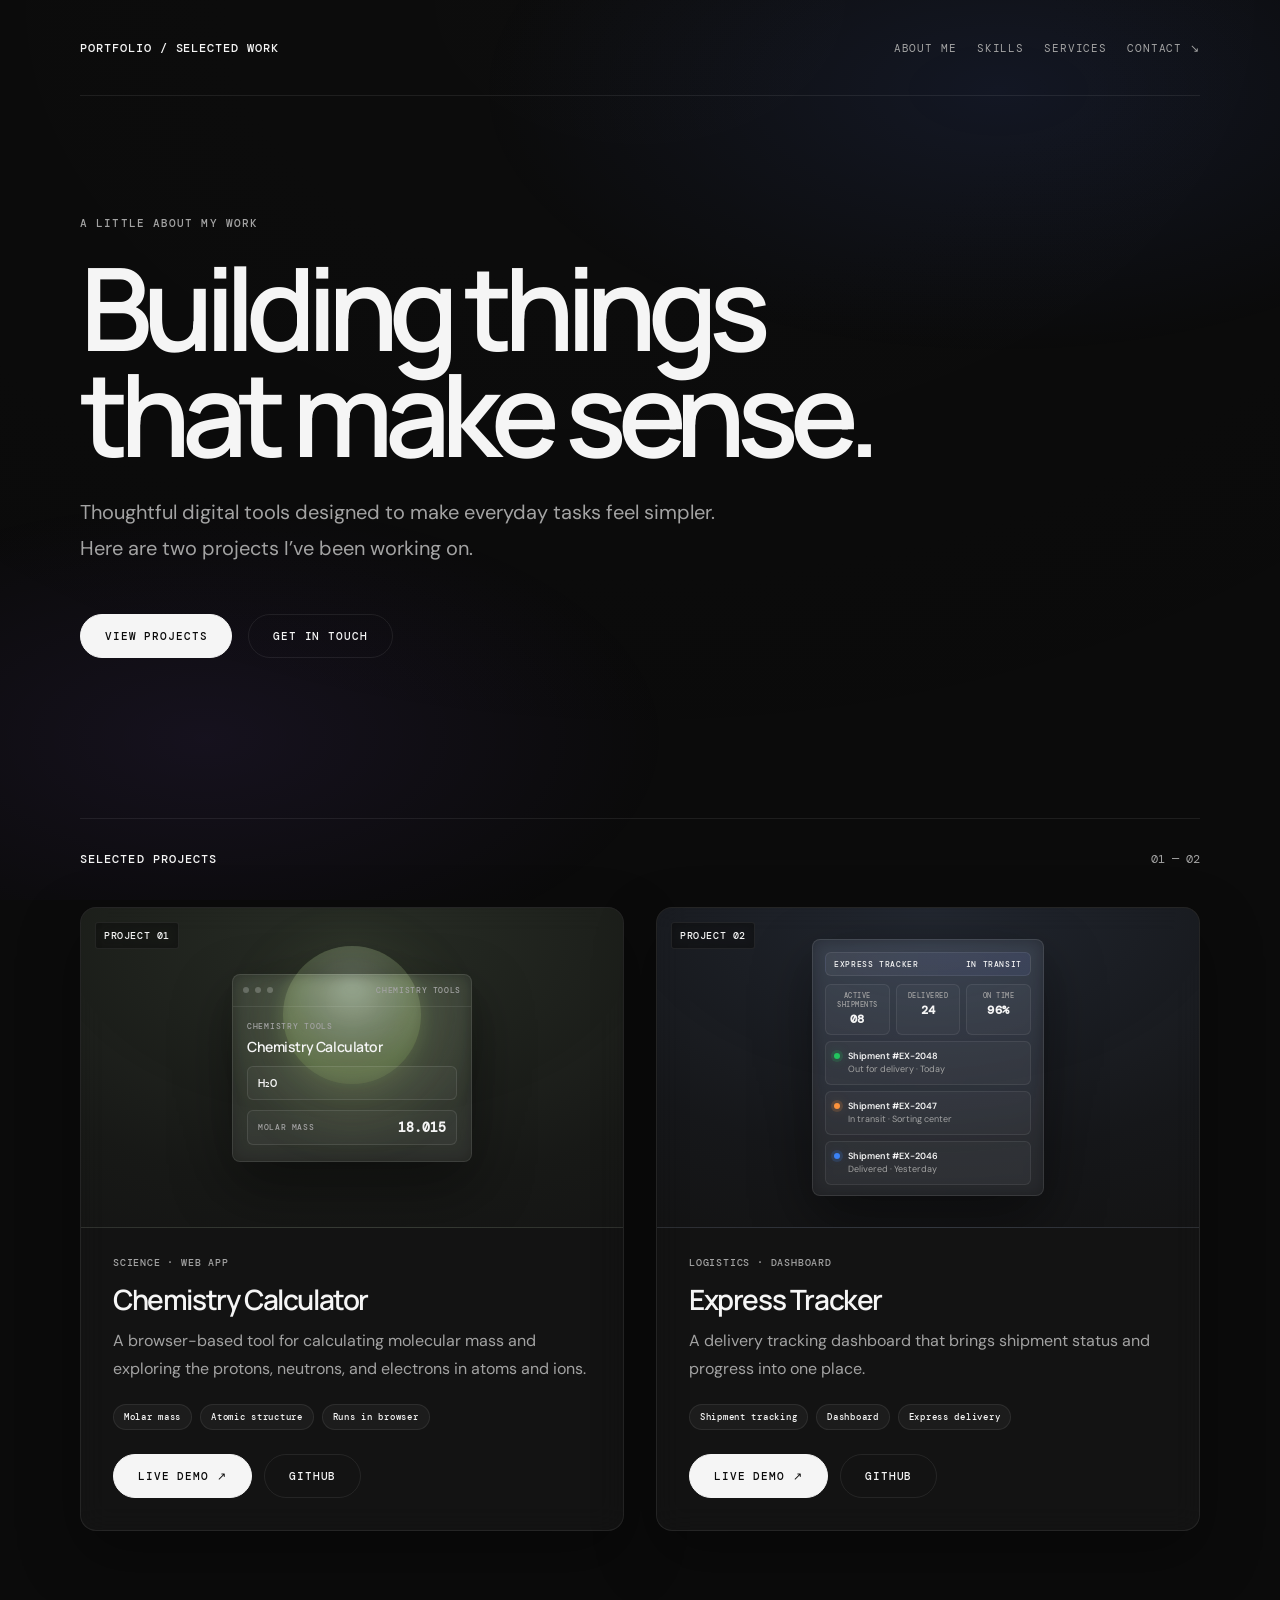
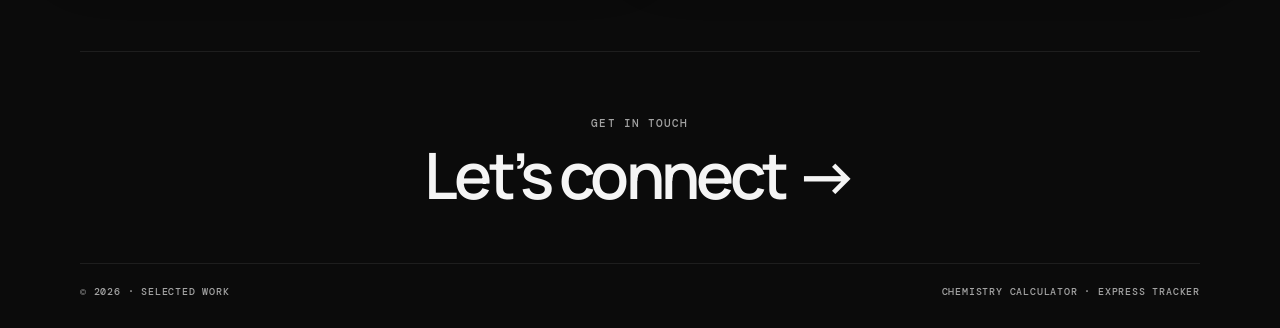
<file: index.html>
<!doctype html>
<html lang="en">
<head>
  <meta charset="utf-8">
  <meta name="viewport" content="width=device-width, initial-scale=1">
  <meta name="theme-color" content="#f4f3ed">
  <title>Portfolio — Selected Work</title>

  <link rel="stylesheet" href="comets.css">
  <link rel="stylesheet" href="glow.css">
  <link rel="stylesheet" href="styles.css">

  <script src="comets.js" defer></script>
  <script src="glow.js" defer></script>
</head>

<body>

<div id="comets" class="comet-layer"></div>

<header class="wrap nav nav-flex">
  <div class="brand">PORTFOLIO / SELECTED WORK</div>

  <nav class="nav-links">
    <a href="about-me.html">ABOUT ME</a>
    <a href="skills.html">SKILLS</a>
    <a href="services.html">SERVICES</a>
    <a href="contact.html">CONTACT ↘</a>
  </nav>
</header>

<main class="wrap">

<section class="intro">
  <div>
    <div class="eyebrow">A LITTLE ABOUT MY WORK</div>

    <h1>
      Building things<br>
      that make sense.
    </h1>

    <p>
      Thoughtful digital tools designed to make everyday tasks feel simpler.
      Here are two projects I’ve been working on.
    </p>

    <div class="cta-group">
      <a href="#projects" class="btn btn-primary">View Projects</a>
      <a href="contact.html" class="btn btn-ghost">Get in Touch</a>
    </div>
  </div>
</section>

<div class="section-head" id="projects">
  <h2>Selected projects</h2>
  <span>01 — 02</span>
</div>

<section class="projects" aria-label="Selected projects">

  <!-- PROJECT 01 -->
  <article class="card">

    <div class="visual chem">
      <div class="orb"></div>

      <div class="browser">

        <div class="browser-top">
          <i class="dot"></i>
          <i class="dot"></i>
          <i class="dot"></i>
          <span class="mini-title">CHEMISTRY TOOLS</span>
        </div>

        <div class="browser-body">
          <div class="mini-eyebrow">CHEMISTRY TOOLS</div>
          <div class="mini-heading">Chemistry Calculator</div>

          <div class="input">H₂O</div>

          <div class="result">
            <span>MOLAR MASS</span>
            <b>18.015</b>
          </div>
        </div>

      </div>

      <span class="number">PROJECT 01</span>
    </div>

    <div class="card-copy">

      <div class="card-top">
        <span class="tag">SCIENCE · WEB APP</span>
      </div>

      <h3>Chemistry Calculator</h3>

      <p>
        A browser-based tool for calculating molecular mass and exploring
        the protons, neutrons, and electrons in atoms and ions.
      </p>

      <div class="card-foot">
        <span class="chip">Molar mass</span>
        <span class="chip">Atomic structure</span>
        <span class="chip">Runs in browser</span>
      </div>

      <div class="card-actions">
        <a
          class="btn btn-primary"
          href="https://science-fs2s.vercel.app/"
          target="_blank"
          rel="noreferrer"
        >
          Live Demo ↗
        </a>

        <a
          class="btn btn-ghost"
          href="#"
          aria-label="GitHub"
        >
          GitHub
        </a>
      </div>

    </div>
  </article>


  <!-- PROJECT 02 -->
  <article class="card">

    <div class="visual tracker">

      <div class="track-window">

        <div class="track-bar">
          <span>EXPRESS TRACKER</span>
          <span>IN TRANSIT</span>
        </div>

        <div class="track-summary">

          <div class="track-stat">
            ACTIVE SHIPMENTS
            <b>08</b>
          </div>

          <div class="track-stat">
            DELIVERED
            <b>24</b>
          </div>

          <div class="track-stat">
            ON TIME
            <b>96%</b>
          </div>

        </div>

        <div class="shipment">
          <i></i>
          <span>
            <b>Shipment #EX-2048</b><br>
            Out for delivery · Today
          </span>
        </div>

        <div class="shipment">
          <i></i>
          <span>
            <b>Shipment #EX-2047</b><br>
            In transit · Sorting center
          </span>
        </div>

        <div class="shipment">
          <i></i>
          <span>
            <b>Shipment #EX-2046</b><br>
            Delivered · Yesterday
          </span>
        </div>

      </div>

      <span class="track-num">PROJECT 02</span>

    </div>

    <div class="card-copy">

      <div class="card-top">
        <span class="tag">LOGISTICS · DASHBOARD</span>
      </div>

      <h3>Express Tracker</h3>

      <p>
        A delivery tracking dashboard that brings shipment status and
        progress into one place.
      </p>

      <div class="card-foot">
        <span class="chip">Shipment tracking</span>
        <span class="chip">Dashboard</span>
        <span class="chip">Express delivery</span>
      </div>

      <div class="card-actions">

        <!-- UPDATED EXPRESS TRACKER LINK -->
        <a
          class="btn btn-primary"
          href="https://expensetracker-ysin.onrender.com"
          target="_blank"
          rel="noreferrer"
        >
          Live Demo ↗
        </a>

        <a
          class="btn btn-ghost"
          href="#"
          aria-label="GitHub"
        >
          GitHub
        </a>

      </div>

    </div>
  </article>

</section>

</main>

<section class="wrap contact contact-cta">
  <div class="eyebrow">GET IN TOUCH</div>
  <a href="contact.html" class="cta-link">Let’s connect →</a>
</section>

<footer class="wrap footer">
  <span>© 2026 · SELECTED WORK</span>
  <span>CHEMISTRY CALCULATOR · EXPRESS TRACKER</span>
</footer>

</body>
</html>
</file>
<file: comets.css>
#comets {
  pointer-events: none;
}

.comet-layer {
  position: fixed;
  inset: 0;
  z-index: -1;
  overflow: hidden;
  background: radial-gradient(120% 120% at 50% 0%, rgba(255, 255, 255, 0.01), transparent 80%);
  will-change: transform;
}

.comet {
  position: absolute;
  top: 0;
  left: 0;
  width: 200px;
  height: 2px;
  border-radius: 999px;
  background: linear-gradient(90deg, rgba(255, 255, 255, 0) 0%, rgba(255, 255, 255, 1) 70%, rgba(255, 255, 255, 0) 100%);
  box-shadow: 0 0 32px 8px rgba(255, 255, 255, 0.18);
  opacity: 0;
  transform-origin: left center;
  will-change: transform, opacity;
  mix-blend-mode: screen;
}

.comet::before {
  content: "";
  position: absolute;
  right: -1px;
  top: 50%;
  transform: translateY(-50%);
  width: 6px;
  height: 6px;
  border-radius: 50%;
  background: radial-gradient(circle, #ffffff 0%, rgba(255, 255, 255, 0.6) 60%, rgba(255, 255, 255, 0) 100%);
  box-shadow: 0 0 28px 14px rgba(255, 255, 255, 0.24);
}

.comet--small {
  width: 80px;
  height: 1px;
}

.comet--small::before {
  width: 3px;
  height: 3px;
}

.comet--medium {
  width: 160px;
  height: 1.5px;
}

.comet--large {
  width: 280px;
  height: 2.5px;
}

.comet--large::before {
  width: 8px;
  height: 8px;
}

@keyframes comet {
  0% {
    transform: translate(140vw, -40vh) rotate(-20deg);
    opacity: 0;
  }
  5% {
    opacity: 1;
  }
  40% {
    opacity: 0.8;
  }
  100% {
    transform: translate(-60vw, 80vh) rotate(-20deg);
    opacity: 0;
  }
}

@media (prefers-reduced-motion: reduce) {
  .comet {
    display: none;
  }
}
</file>
<file: glow.css>
.glow-layer {
  position: fixed;
  inset: 0;
  z-index: -1;
  overflow: hidden;
  pointer-events: none;
  background:
    radial-gradient(58% 42% at 78% 10%, rgba(88, 128, 255, 0.1), transparent 70%),
    radial-gradient(52% 38% at 16% 82%, rgba(150, 96, 255, 0.08), transparent 70%);
}

.glow-aura {
  position: absolute;
  top: 0;
  left: 0;
  width: 760px;
  height: 760px;
  opacity: 0;
  transition: opacity 600ms ease;
  background: radial-gradient(closest-side circle, rgba(150, 190, 255, 0.22), rgba(120, 145, 255, 0.1) 42%, rgba(0, 0, 0, 0) 72%);
  mix-blend-mode: screen;
  will-change: transform, opacity;
}

.glow-layer.is-live .glow-aura {
  opacity: 1;
}

.glow-bloom {
  position: absolute;
  top: 0;
  left: 0;
  width: 460px;
  height: 460px;
  opacity: 0;
  transition: opacity 700ms ease;
  background: radial-gradient(closest-side circle, rgba(190, 212, 255, 0.26), rgba(160, 130, 255, 0.12) 40%, rgba(0, 0, 0, 0) 70%);
  mix-blend-mode: screen;
  will-change: transform, opacity;
}

.glow-layer.is-hovering .glow-bloom {
  opacity: 1;
}

.glow-ripple {
  position: absolute;
  top: 0;
  left: 0;
  width: 26px;
  height: 26px;
  margin: -13px 0 0 -13px;
  border-radius: 50%;
  border: 1px solid rgba(205, 222, 255, 0.55);
  background: radial-gradient(circle, rgba(255, 255, 255, 0.4), rgba(255, 255, 255, 0) 70%);
  box-shadow: 0 0 24px 8px rgba(150, 180, 255, 0.28);
  mix-blend-mode: screen;
  animation: glowRipple 950ms cubic-bezier(0.16, 1, 0.3, 1) forwards;
}

@keyframes glowRipple {
  from {
    transform: scale(0.2);
    opacity: 0.9;
  }
  to {
    transform: scale(10);
    opacity: 0;
  }
}

@media (prefers-reduced-motion: reduce) {
  .glow-layer {
    display: none;
  }
}
</file>
<file: styles.css>
@import url('https://fonts.googleapis.com/css2?family=DM+Mono:wght@400;500&family=DM+Sans:wght@400;500;600;700&family=Manrope:wght@400;500;600;700;800&display=swap');

:root {
  --paper: #0b0b0b;
  --ink: #f5f5f5;
  --muted: #a3a3a3;
  --line: rgba(255, 255, 255, 0.08);
  --green: #22c55e;
  --orange: #fb923c;
  --blue: #3b82f6;
}

* {
  box-sizing: border-box;
}

html {
  scroll-behavior: smooth;
}

@keyframes fadeUp {
  from {
    opacity: 0;
    transform: translateY(12px);
  }
  to {
    opacity: 1;
    transform: translateY(0);
  }
}

@keyframes fadeIn {
  from {
    opacity: 0;
  }
  to {
    opacity: 1;
  }
}

body {
  margin: 0;
  background: var(--paper);
  color: var(--ink);
  font-family: 'DM Sans', sans-serif;
  -webkit-font-smoothing: antialiased;
  text-rendering: optimizeLegibility;
  position: relative;
  overflow-x: hidden;
}

body::before,
body::after {
  pointer-events: none;
}

a {
  color: inherit;
}

.wrap {
  width: min(100% - 32px, 540px);
  margin: auto;
}

.nav {
  height: 68px;
  display: flex;
  align-items: center;
  justify-content: space-between;
  border-bottom: 1px solid var(--line);
}

.brand {
  font: 500 12px 'DM Mono', monospace;
  letter-spacing: 0.08em;
}

.nav a {
  font: 11px 'DM Mono', monospace;
  letter-spacing: 0.08em;
  text-decoration: none;
  color: var(--muted);
  transition: color 200ms ease;
}

.nav-flex {
  display: flex;
  flex-direction: column;
  align-items: flex-start;
  justify-content: center;
  gap: 12px;
  height: auto;
  padding: 16px 0;
}

.nav-links {
  display: flex;
  flex-wrap: wrap;
  align-items: center;
  gap: 10px 16px;
}

.nav a:hover {
  color: var(--ink);
}

.intro {
  padding: 72px 0 80px;
  animation: fadeUp 600ms ease-out both;
}

.eyebrow,
.label {
  font: 500 11px 'DM Mono', monospace;
  letter-spacing: 0.1em;
  text-transform: uppercase;
  color: var(--muted);
}

h1 {
  font: 600 clamp(56px, 9vw, 120px)/0.92 Manrope, sans-serif;
  letter-spacing: -0.08em;
  margin: 24px 0 28px;
}

.intro p {
  font-size: clamp(16px, 2.2vw, 20px);
  line-height: 1.8;
  color: var(--muted);
  max-width: 680px;
  margin: 0 0 48px 0;
}

.cta-group {
  display: flex;
  flex-wrap: wrap;
  gap: 12px 16px;
}

.btn {
  display: inline-flex;
  align-items: center;
  justify-content: center;
  gap: 8px;
  padding: 14px 24px;
  border-radius: 999px;
  text-decoration: none;
  font: 500 11px 'DM Mono', monospace;
  letter-spacing: 0.08em;
  text-transform: uppercase;
  transition: all 200ms ease;
  will-change: transform;
}

.btn-primary {
  background: var(--ink);
  color: var(--paper);
  border: 1px solid var(--ink);
}

.btn-primary:hover {
  transform: translateY(-1px);
}

.btn-ghost {
  background: transparent;
  color: var(--ink);
  border: 1px solid var(--line);
}

.btn-ghost:hover {
  border-color: rgba(245, 245, 245, 0.4);
  transform: translateY(-1px);
}

.section-head {
  display: flex;
  align-items: center;
  justify-content: space-between;
  border-top: 1px solid var(--line);
  padding: 32px 0 40px;
  animation: fadeIn 600ms ease-out both;
}

.section-head h2 {
  font: 500 12px 'DM Mono', monospace;
  letter-spacing: 0.09em;
  text-transform: uppercase;
  margin: 0;
}

.section-head span {
  font: 12px 'DM Mono', monospace;
  color: var(--muted);
}

.projects {
  display: grid;
  grid-template-columns: 1fr;
  gap: 24px;
  padding-bottom: 80px;
}

.card {
  --pulse-delay: 1s;
  border: 1px solid var(--line);
  border-radius: 16px;
  overflow: hidden;
  background-color: rgba(255, 255, 255, 0.035);
  backdrop-filter: blur(14px) saturate(120%);
  -webkit-backdrop-filter: blur(14px) saturate(120%);
  box-shadow: 0 24px 60px rgba(0, 0, 0, 0.35);
  transition: transform 250ms ease;
  will-change: transform;
  animation: fadeUp 600ms ease-out both, cardPulse 6s ease-in-out infinite var(--pulse-delay);
}

.projects .card:nth-child(2) {
  --pulse-delay: 4s;
}

.card:hover {
  transform: translateY(-6px) scale(1.002);
}

.card-copy,
.visual {
  animation: cardContentPulse 6s ease-in-out infinite var(--pulse-delay);
}

@keyframes cardPulse {
  0%,
  33.34%,
  100% {
    background-color: rgba(255, 255, 255, 0.035);
    border-color: var(--line);
    backdrop-filter: blur(14px) saturate(120%);
    box-shadow: 0 24px 60px rgba(0, 0, 0, 0.35);
  }
  16.67% {
    background-color: rgba(255, 255, 255, 0);
    border-color: rgba(255, 255, 255, 0);
    backdrop-filter: blur(0px) saturate(100%);
    box-shadow: 0 0 70px 10px rgba(130, 170, 255, 0.14);
  }
}

@keyframes cardContentPulse {
  0%,
  33.34%,
  100% {
    opacity: 1;
  }
  16.67% {
    opacity: 0.05;
  }
}

.visual {
  height: 280px;
  position: relative;
  background: radial-gradient(120% 120% at 50% 0%, rgba(255, 255, 255, 0.04), rgba(255, 255, 255, 0.02));
  display: flex;
  align-items: center;
  justify-content: center;
  padding: 0 24px;
  overflow: hidden;
  border-bottom: 1px solid var(--line);
}

.visual.chem {
  background: radial-gradient(120% 120% at 50% 10%, rgba(190, 232, 168, 0.12), rgba(140, 180, 110, 0.03) 65%, transparent);
}

.orb {
  position: absolute;
  top: 38px;
  left: 50%;
  transform: translateX(-50%);
  width: 138px;
  height: 138px;
  border-radius: 50%;
  background: radial-gradient(circle at 50% 30%, rgba(226, 246, 214, 0.32), rgba(155, 191, 101, 0.14) 70%, transparent);
  filter: blur(0.2px);
  box-shadow: inset 0 -14px 40px rgba(155, 191, 101, 0.18), 0 20px 70px rgba(143, 174, 96, 0.18);
}

.browser {
  width: min(88%, 240px);
  border: 1px solid rgba(255, 255, 255, 0.1);
  border-radius: 8px;
  background: rgba(255, 255, 255, 0.04);
  backdrop-filter: blur(8px);
  -webkit-backdrop-filter: blur(8px);
  box-shadow: 0 24px 60px rgba(0, 0, 0, 0.45);
  position: relative;
  z-index: 2;
}

.browser-top {
  height: 32px;
  display: flex;
  align-items: center;
  gap: 6px;
  padding: 0 10px;
  border-bottom: 1px solid rgba(255, 255, 255, 0.08);
}

.dot {
  width: 6px;
  height: 6px;
  border-radius: 50%;
  background: rgba(255, 255, 255, 0.22);
}

.mini-title {
  margin-left: auto;
  font: 500 8px 'DM Mono', monospace;
  letter-spacing: 0.08em;
  color: var(--muted);
}

.browser-body {
  padding: 14px 14px 16px;
}

.mini-eyebrow {
  font: 500 8px 'DM Mono', monospace;
  letter-spacing: 0.09em;
  color: var(--muted);
}

.mini-heading {
  font: 600 14px Manrope, sans-serif;
  letter-spacing: -0.03em;
  margin: 6px 0 10px;
}

.input {
  border: 1px solid rgba(255, 255, 255, 0.1);
  border-radius: 6px;
  height: 34px;
  display: flex;
  align-items: center;
  padding: 0 10px;
  font: 500 12px 'DM Mono', monospace;
  background: rgba(255, 255, 255, 0.03);
}

.result {
  margin-top: 10px;
  border: 1px solid rgba(255, 255, 255, 0.1);
  border-radius: 6px;
  padding: 8px 10px;
  display: flex;
  align-items: center;
  justify-content: space-between;
  background: rgba(255, 255, 255, 0.03);
}

.result span {
  font: 500 8px 'DM Mono', monospace;
  letter-spacing: 0.08em;
  color: var(--muted);
}

.result b {
  font: 600 13px 'DM Mono', monospace;
}

.number {
  position: absolute;
  top: 14px;
  left: 14px;
  font: 500 10px 'DM Mono', monospace;
  letter-spacing: 0.06em;
  padding: 6px 8px;
  color: var(--ink);
  background: rgba(11, 11, 11, 0.68);
  backdrop-filter: blur(6px);
  -webkit-backdrop-filter: blur(6px);
  border: 1px solid var(--line);
  border-radius: 3px;
}

.visual.tracker {
  background: radial-gradient(120% 120% at 50% 0%, rgba(140, 180, 255, 0.12), rgba(90, 130, 220, 0.03) 65%, transparent);
}

.track-window {
  width: min(86%, 232px);
  border: 1px solid rgba(255, 255, 255, 0.1);
  border-radius: 8px;
  background: rgba(255, 255, 255, 0.04);
  backdrop-filter: blur(8px);
  -webkit-backdrop-filter: blur(8px);
  box-shadow: 0 24px 60px rgba(0, 0, 0, 0.45);
  position: relative;
  z-index: 2;
  padding: 12px 12px 10px;
}

.track-bar {
  display: flex;
  align-items: center;
  justify-content: space-between;
  padding: 6px 8px;
  border-radius: 6px;
  background: linear-gradient(90deg, rgba(255, 255, 255, 0.05), rgba(120, 140, 255, 0.09));
  border: 1px solid rgba(255, 255, 255, 0.08);
  font: 500 8px 'DM Mono', monospace;
  letter-spacing: 0.08em;
}

.track-summary {
  display: grid;
  grid-template-columns: repeat(3, 1fr);
  gap: 6px;
  margin: 8px 0 6px;
}

.track-stat {
  border: 1px solid rgba(255, 255, 255, 0.08);
  border-radius: 6px;
  padding: 6px 6px 7px;
  text-align: center;
  background: rgba(255, 255, 255, 0.03);
  font: 500 7px 'DM Mono', monospace;
  letter-spacing: 0.07em;
  color: var(--muted);
}

.track-stat b {
  display: block;
  margin-top: 2px;
  font: 600 12px 'DM Mono', monospace;
  color: var(--ink);
}

.shipment {
  display: flex;
  align-items: flex-start;
  gap: 8px;
  padding: 8px 8px;
  border-radius: 6px;
  border: 1px solid rgba(255, 255, 255, 0.08);
  margin-top: 6px;
  background: rgba(255, 255, 255, 0.03);
}

.shipment i {
  width: 6px;
  height: 6px;
  border-radius: 50%;
  background: var(--green);
  margin-top: 3px;
  box-shadow: 0 0 0 3px rgba(34, 197, 94, 0.16), 0 0 12px rgba(34, 197, 94, 0.35);
}

.shipment:nth-child(4) i {
  background: var(--orange);
  box-shadow: 0 0 0 3px rgba(251, 146, 60, 0.16), 0 0 12px rgba(251, 146, 60, 0.35);
}

.shipment:nth-child(5) i {
  background: var(--blue);
  box-shadow: 0 0 0 3px rgba(59, 130, 246, 0.16), 0 0 12px rgba(59, 130, 246, 0.35);
}

.shipment span {
  font: 9px/1.45 'DM Sans', sans-serif;
  color: var(--muted);
}

.shipment b {
  color: var(--ink);
  font-weight: 600;
}

.track-num {
  position: absolute;
  top: 14px;
  left: 14px;
  font: 500 10px 'DM Mono', monospace;
  letter-spacing: 0.06em;
  padding: 6px 8px;
  color: var(--ink);
  background: rgba(11, 11, 11, 0.68);
  backdrop-filter: blur(6px);
  -webkit-backdrop-filter: blur(6px);
  border: 1px solid var(--line);
  border-radius: 3px;
}

.card-copy {
  padding: 28px 32px 32px;
}

.card-top {
  display: flex;
  align-items: center;
  justify-content: space-between;
}

.tag {
  font: 500 10px 'DM Mono', monospace;
  letter-spacing: 0.08em;
  text-transform: uppercase;
  color: var(--muted);
}

.arrow {
  width: 38px;
  height: 38px;
  border: 1px solid var(--line);
  border-radius: 999px;
  display: flex;
  align-items: center;
  justify-content: center;
  text-decoration: none;
  font-size: 16px;
  transition: all 200ms ease;
}

.arrow:hover {
  background: var(--ink);
  color: var(--paper);
  border-color: var(--ink);
  transform: translateY(-1px);
}

.card-copy h3 {
  font: 600 clamp(22px, 2.2vw, 28px)/1.06 Manrope, sans-serif;
  letter-spacing: -0.05em;
  margin: 16px 0 12px;
}

.card-copy p {
  font-size: clamp(15px, 1.8vw, 16px);
  line-height: 1.8;
  color: var(--muted);
  margin: 0 0 20px;
}

.card-foot {
  display: flex;
  flex-wrap: wrap;
  gap: 8px;
  margin-bottom: 24px;
}

.card-actions {
  display: flex;
  flex-wrap: wrap;
  gap: 12px;
}

.chip {
  font: 500 9px 'DM Mono', monospace;
  letter-spacing: 0.08em;
  padding: 6px 10px;
  border: 1px solid var(--line);
  border-radius: 999px;
  background: rgba(255, 255, 255, 0.04);
  transition: border-color 200ms ease;
}

.chip:hover {
  border-color: rgba(255, 255, 255, 0.24);
}

.contact {
  display: block;
  border-top: 1px solid var(--line);
  padding: 38px 0;
}

.contact-cta {
  text-align: center;
  padding: 48px 0 40px;
}

.cta-link {
  display: inline-block;
  font: 600 clamp(36px, 7vw, 64px)/0.98 Manrope, sans-serif;
  letter-spacing: -0.06em;
  text-decoration: none;
  margin-top: 14px;
  transition: color 0.2s;
}

.cta-link:hover {
  color: var(--muted);
}

.footer {
  display: flex;
  flex-wrap: wrap;
  justify-content: space-between;
  align-items: center;
  gap: 10px 16px;
  padding: 22px 0 30px;
  border-top: 1px solid var(--line);
  font: 500 10px 'DM Mono', monospace;
  letter-spacing: 0.08em;
  color: var(--muted);
  line-height: 1.7;
}

@media (min-width: 768px) {
  .wrap {
    width: min(1120px, calc(100% - 48px));
  }

  .nav {
    height: auto;
    min-height: 96px;
  }

  .nav-flex {
    flex-direction: row;
    align-items: center;
    justify-content: space-between;
    min-height: 96px;
    padding: 24px 0;
  }

  .nav-links {
    gap: 20px;
  }

  .intro {
    padding: 120px 0 160px;
  }

  .projects {
    grid-template-columns: 1fr 1fr;
    padding-bottom: 120px;
    gap: 32px;
  }

  .visual {
    height: 320px;
  }

  .contact-cta {
    padding: 64px 0 56px;
  }

  .footer {
    line-height: 1.2;
  }
}

@media (prefers-reduced-motion: reduce) {
  .card {
    animation: fadeUp 600ms ease-out both;
  }

  .card-copy,
  .visual {
    animation: none;
  }
}
</file>
